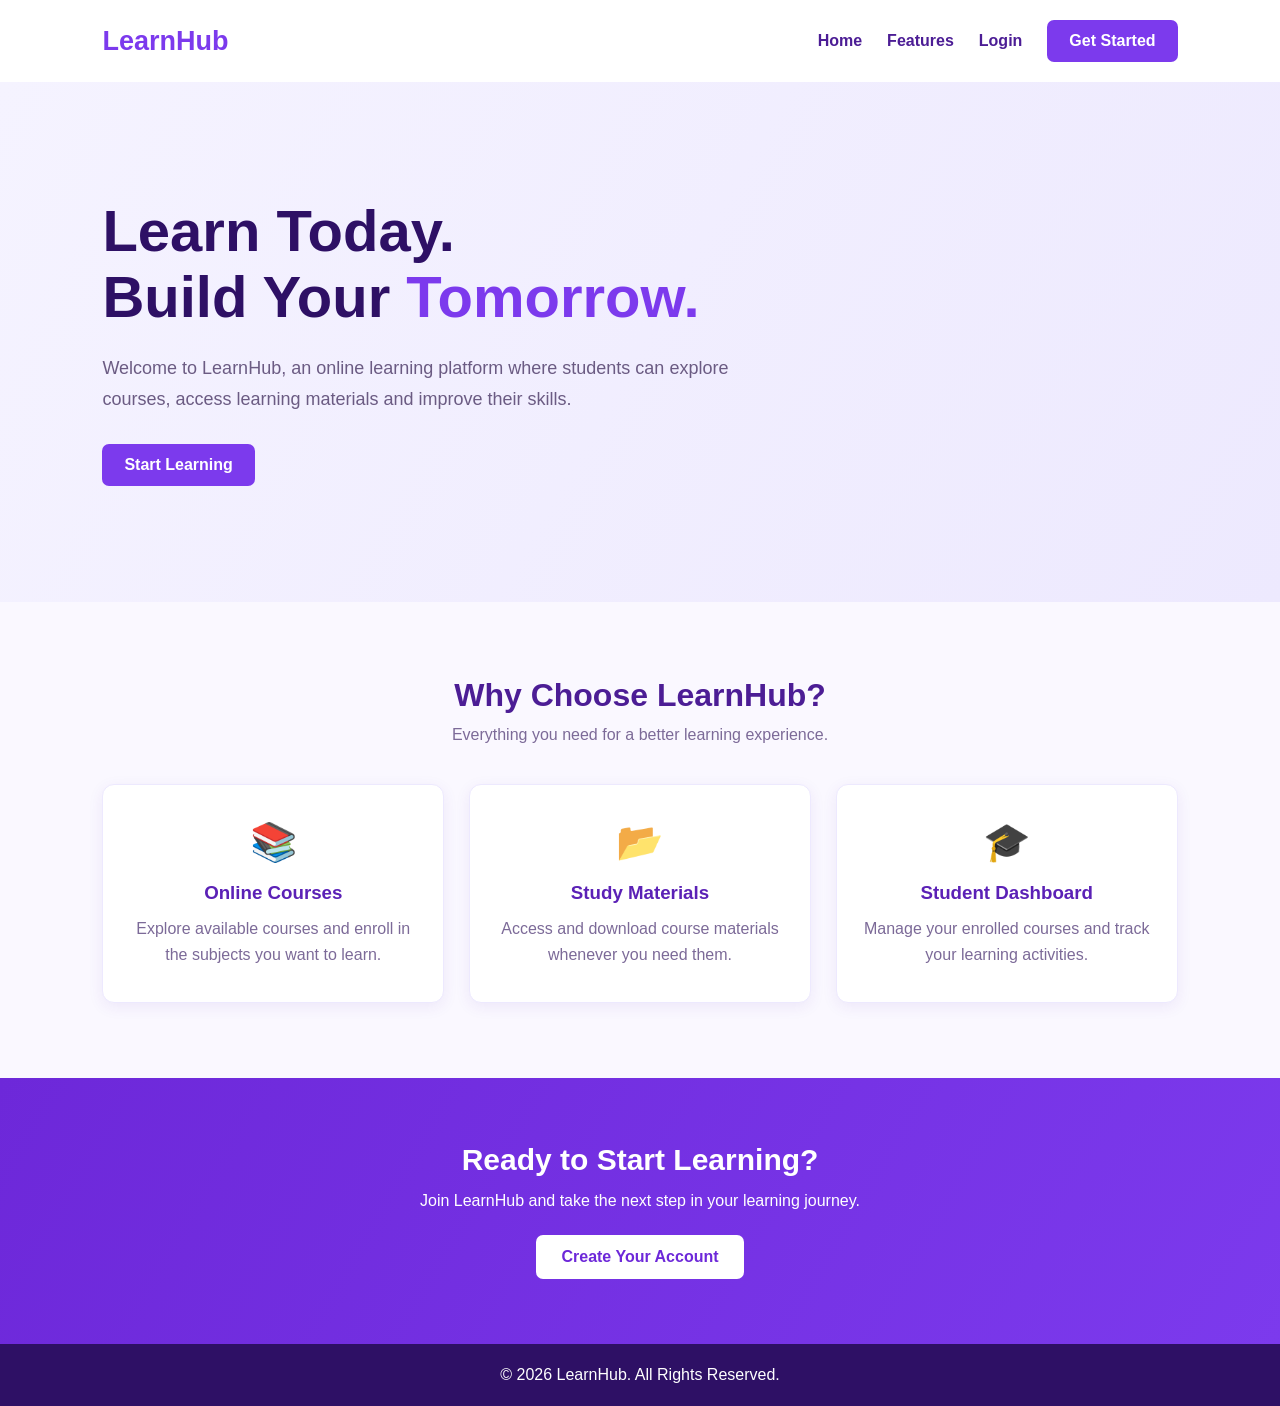
<file: LearnHub-Frontend/index.html>
<!DOCTYPE html>
<html lang="en">
<head>
    <meta charset="UTF-8">
    <meta name="viewport" content="width=device-width, initial-scale=1.0">
    <title>LearnHub - Online Learning Platform</title>

    <style>
        * {
            margin: 0;
            padding: 0;
            box-sizing: border-box;
        }

        body {
            font-family: Arial, sans-serif;
            color: #2e1065;
            background: #faf8ff;
        }

        nav {
            display: flex;
            justify-content: space-between;
            align-items: center;
            padding: 20px 8%;
            background: white;
            box-shadow: 0 2px 10px rgba(0,0,0,0.06);
        }

        .logo {
            font-size: 27px;
            font-weight: bold;
            color: #7c3aed;
        }

        .nav-links {
            display: flex;
            gap: 25px;
            align-items: center;
        }

        a {
            text-decoration: none;
            color: #4c1d95;
            font-weight: 600;
        }

        .nav-btn, .primary-btn {
            background: #7c3aed;
            color: white;
            padding: 12px 22px;
            border-radius: 7px;
            display: inline-block;
            transition: 0.3s;
        }

        .nav-btn:hover, .primary-btn:hover {
            background: #5b21b6;
            transform: translateY(-2px);
        }

        .hero {
            min-height: 520px;
            padding: 100px 8%;
            display: flex;
            align-items: center;
            background: linear-gradient(120deg, #f5f3ff, #ede9fe);
        }

        .hero-content {
            max-width: 650px;
        }

        .hero h1 {
            font-size: clamp(36px, 5vw, 58px);
            line-height: 1.15;
            margin-bottom: 22px;
        }

        .hero h1 span {
            color: #7c3aed;
        }

        .hero p {
            font-size: 18px;
            line-height: 1.7;
            color: #6b5b83;
            margin-bottom: 30px;
        }

        .features {
            padding: 75px 8%;
            text-align: center;
        }

        .features h2 {
            font-size: 32px;
            margin-bottom: 12px;
            color: #4c1d95;
        }

        .subtitle {
            color: #7c6a98;
            margin-bottom: 40px;
        }

        .feature-grid {
            display: grid;
            grid-template-columns: repeat(3, 1fr);
            gap: 25px;
        }

        .feature-card {
            background: white;
            padding: 35px 25px;
            border-radius: 12px;
            box-shadow: 0 4px 15px rgba(91,33,182,0.08);
            transition: 0.3s;
            border: 1px solid #ede9fe;
        }

        .feature-card:hover {
            transform: translateY(-6px);
            box-shadow: 0 8px 22px rgba(91,33,182,0.15);
        }

        .feature-card .icon {
            font-size: 38px;
            margin-bottom: 18px;
        }

        .feature-card h3 {
            margin-bottom: 12px;
            color: #5b21b6;
        }

        .feature-card p {
            color: #7c6a98;
            line-height: 1.6;
        }

        .cta {
            background: linear-gradient(120deg, #6d28d9, #7c3aed);
            color: white;
            text-align: center;
            padding: 65px 20px;
        }

        .cta h2 {
            font-size: 30px;
            margin-bottom: 15px;
        }

        .cta p {
            margin-bottom: 25px;
        }

        .cta a {
            background: white;
            color: #6d28d9;
            padding: 13px 25px;
            border-radius: 7px;
            display: inline-block;
            transition: 0.3s;
        }

        .cta a:hover {
            background: #f3e8ff;
            transform: translateY(-2px);
        }

        footer {
            text-align: center;
            padding: 22px;
            background: #2e1065;
            color: white;
        }

        @media (max-width: 768px) {
            nav {
                padding: 18px 5%;
            }

            .nav-links {
                gap: 12px;
            }

            .feature-grid {
                grid-template-columns: 1fr;
            }

            .hero {
                padding: 75px 6%;
            }

            .features {
                padding: 55px 6%;
            }
        }

        @media (max-width: 480px) {
            nav {
                flex-direction: column;
                gap: 15px;
            }

            .nav-links {
                flex-wrap: wrap;
                justify-content: center;
            }
        }
    </style>
</head>

<body>

    <nav>
        <div class="logo">LearnHub</div>

        <div class="nav-links">
            <a href="#home">Home</a>
            <a href="#features">Features</a>
            <a href="login.html">Login</a>
            <a href="register.html" class="nav-btn">Get Started</a>
        </div>
    </nav>

    <section class="hero" id="home">
        <div class="hero-content">
            <h1>Learn Today.<br>Build Your <span>Tomorrow.</span></h1>

            <p>
                Welcome to LearnHub, an online learning platform
                where students can explore courses, access learning
                materials and improve their skills.
            </p>

            <a href="register.html" class="primary-btn">
                Start Learning
            </a>
        </div>
    </section>

    <section class="features" id="features">
        <h2>Why Choose LearnHub?</h2>
        <p class="subtitle">
            Everything you need for a better learning experience.
        </p>

        <div class="feature-grid">

            <div class="feature-card">
                <div class="icon">📚</div>
                <h3>Online Courses</h3>
                <p>
                    Explore available courses and enroll in the
                    subjects you want to learn.
                </p>
            </div>

            <div class="feature-card">
                <div class="icon">📂</div>
                <h3>Study Materials</h3>
                <p>
                    Access and download course materials whenever
                    you need them.
                </p>
            </div>

            <div class="feature-card">
                <div class="icon">🎓</div>
                <h3>Student Dashboard</h3>
                <p>
                    Manage your enrolled courses and track your
                    learning activities.
                </p>
            </div>

        </div>
    </section>

    <section class="cta">
        <h2>Ready to Start Learning?</h2>
        <p>
            Join LearnHub and take the next step in your learning journey.
        </p>
        <a href="register.html">Create Your Account</a>
    </section>

    <footer>
        <p>&copy; 2026 LearnHub. All Rights Reserved.</p>
    </footer>

</body>
</html>
</file>
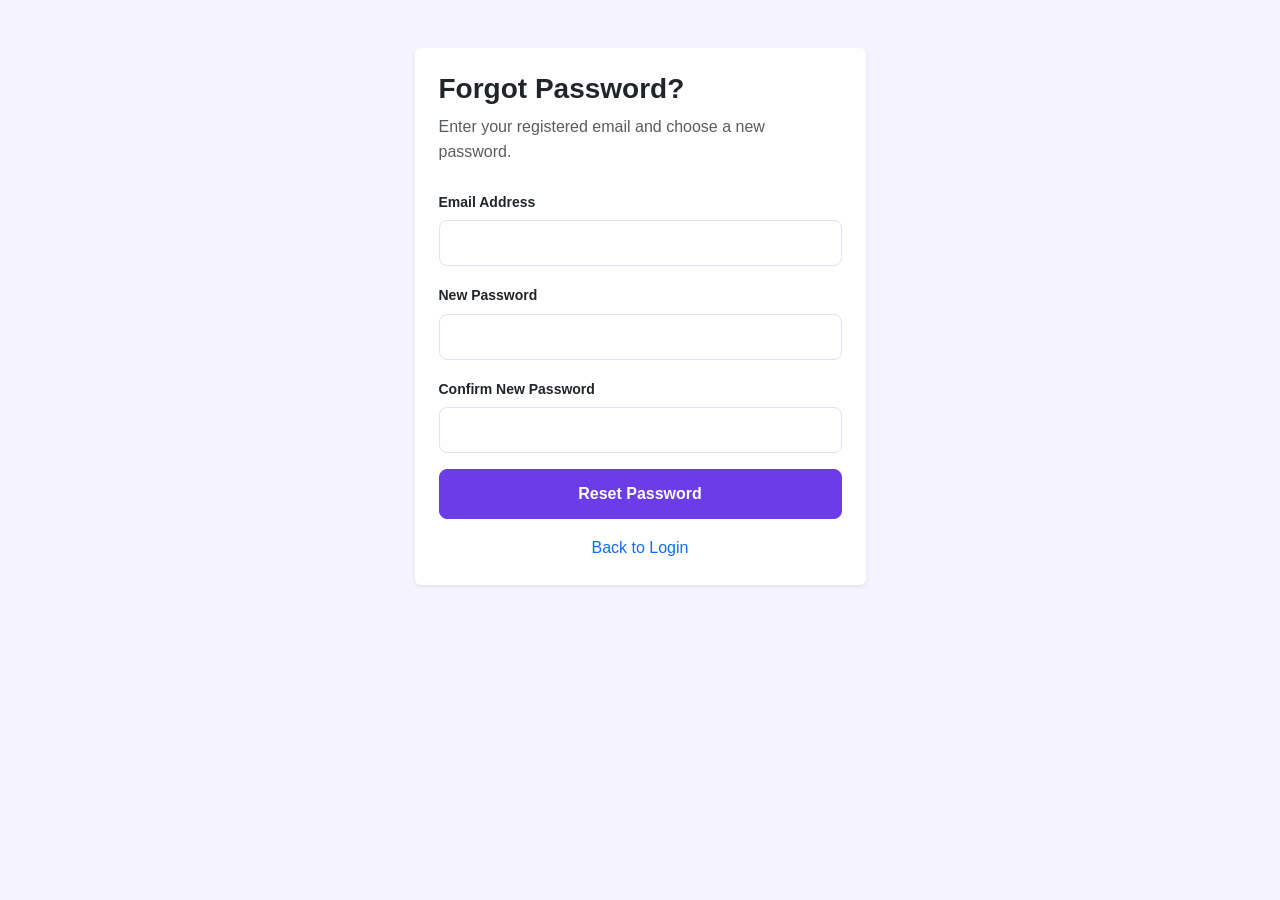
<file: LearnHub-Frontend/forgot-password.html>
<!DOCTYPE html>
<html lang="en">
<head>
    <meta charset="UTF-8">
    <meta name="viewport" content="width=device-width, initial-scale=1.0">
    <title>Forgot Password | LearnHub</title>

    <link href="https://cdn.jsdelivr.net/npm/bootstrap@5.3.3/dist/css/bootstrap.min.css" rel="stylesheet">
    <link rel="stylesheet" href="assets/css/style.css">
</head>
<body>

<div class="container py-5">
    <div class="row justify-content-center">
        <div class="col-md-6 col-lg-5">

            <div class="card shadow-sm border-0">
                <div class="card-body p-4">

                    <h3 class="fw-bold mb-2">Forgot Password?</h3>
                    <p class="text-muted mb-4">
                        Enter your registered email and choose a new password.
                    </p>

                    <form id="forgotPasswordForm">

                        <div class="mb-3">
                            <label class="form-label">Email Address</label>
                            <input type="email" id="resetEmail"
                                class="form-control" required>
                        </div>

                        <div class="mb-3">
                            <label class="form-label">New Password</label>
                            <input type="password" id="resetPassword"
                                class="form-control" minlength="8" required>
                        </div>

                        <div class="mb-3">
                            <label class="form-label">Confirm New Password</label>
                            <input type="password" id="confirmResetPassword"
                                class="form-control" minlength="8" required>
                        </div>

                        <button type="submit" class="btn btn-primary w-100">
                            Reset Password
                        </button>

                    </form>

                    <div id="resetMessage" class="mt-3"></div>

                    <div class="text-center mt-3">
                        <a href="login.html">Back to Login</a>
                    </div>

                </div>
            </div>

        </div>
    </div>
</div>

<script src="assets/js/script.js"></script>

</body>
</html>
</file>
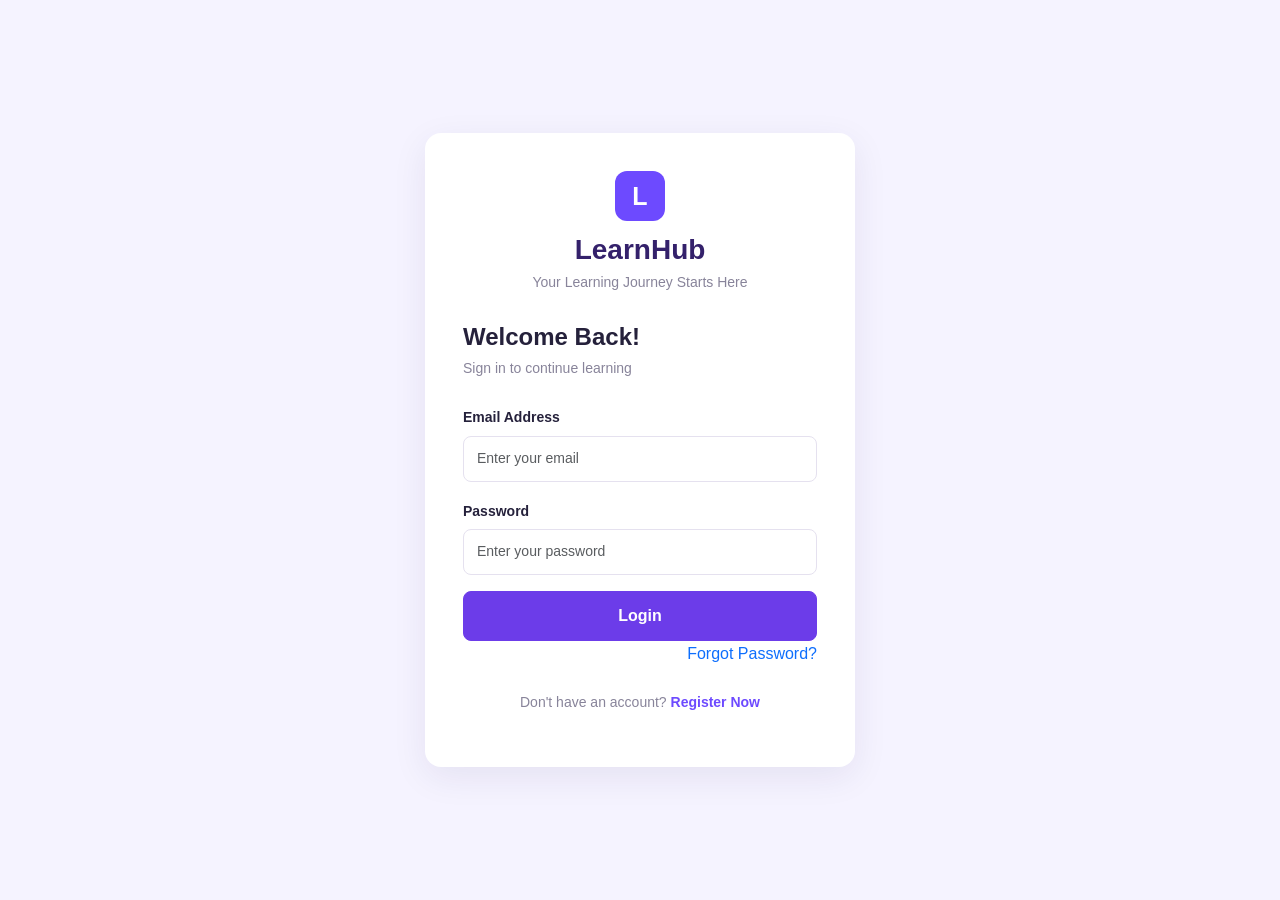
<file: LearnHub-Frontend/login.html>
<!DOCTYPE html>
<html lang="en">

<head>
    <meta charset="UTF-8">
    <meta name="viewport" content="width=device-width, initial-scale=1.0">
    <title>Login | LearnHub</title>

    <link href="https://cdn.jsdelivr.net/npm/bootstrap@5.3.3/dist/css/bootstrap.min.css" rel="stylesheet">
    <link rel="stylesheet" href="assets/css/style.css">
</head>

<body>

    <div class="auth-container">
        <div class="auth-card">

            <div class="brand">
                <div class="brand-icon">L</div>
                <h3>LearnHub</h3>
                <p>Your Learning Journey Starts Here</p>
            </div>

            <h4>Welcome Back!</h4>
            <p class="subtitle">Sign in to continue learning</p>

            <form id="loginForm">

                <div class="mb-3">
                    <label class="form-label">Email Address</label>
                    <input type="email" class="form-control" id="loginEmail" placeholder="Enter your email" required>
                </div>

                <div class="mb-3">
                    <label class="form-label">Password</label>
                    <input type="password" class="form-control" id="loginPassword" placeholder="Enter your password"
                        required>
                </div>

                <div id="loginMessage" class="message"></div>

                <button type="submit" class="btn btn-primary w-100">
                    Login
                </button>

            </form>
            <div class="text-end mb-3">
                <a href="forgot-password.html" class="text-decoration-none">
                    Forgot Password?
                </a>
            </div>

            <p class="auth-footer">
                Don't have an account?
                <a href="register.html">Register Now</a>
            </p>

        </div>
    </div>

    <script src="assets/js/script.js"></script>
</body>

</html>
</file>
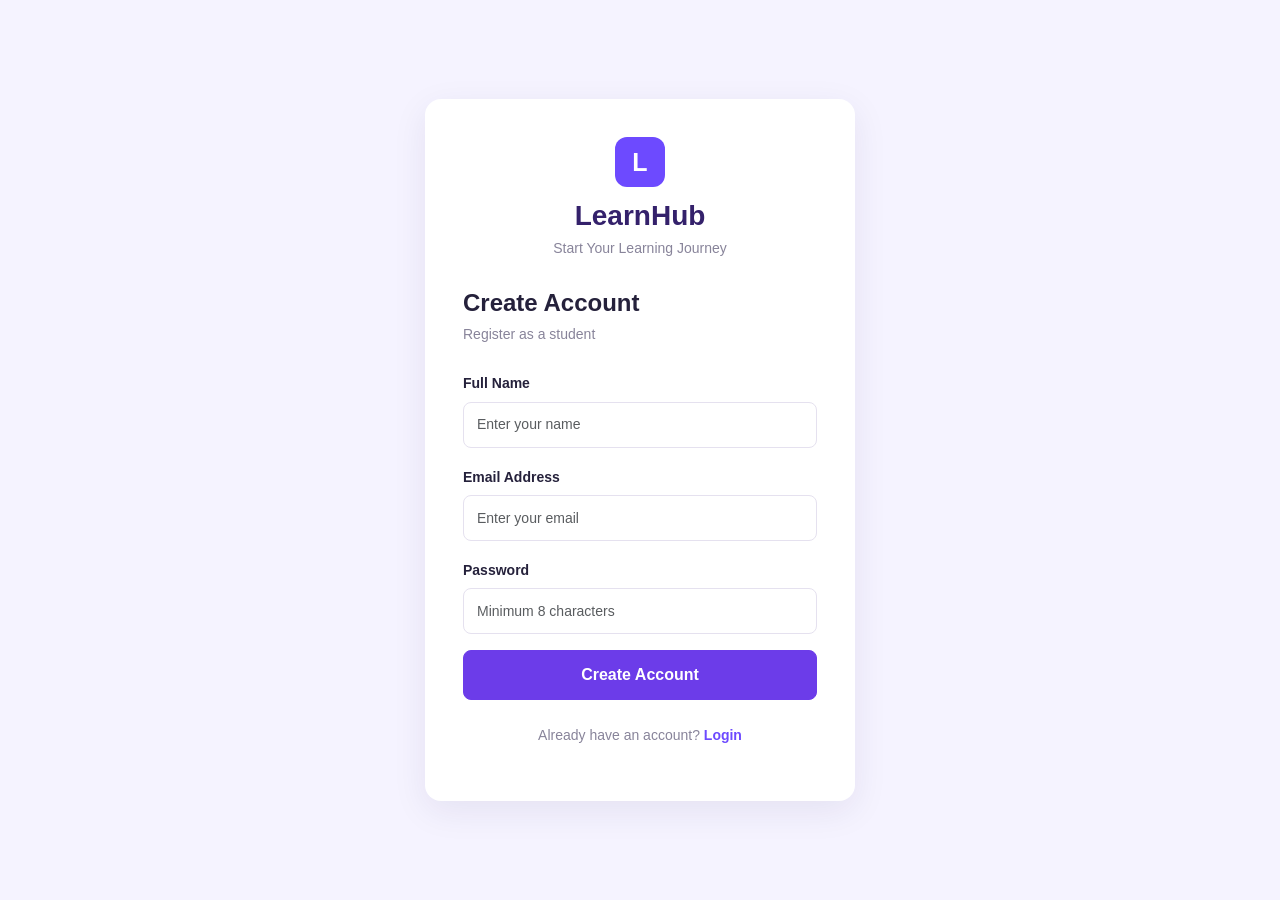
<file: LearnHub-Frontend/register.html>
<!DOCTYPE html>
<html lang="en">
<head>
    <meta charset="UTF-8">
    <meta name="viewport" content="width=device-width, initial-scale=1.0">
    <title>Register | LearnHub</title>

    <link href="https://cdn.jsdelivr.net/npm/bootstrap@5.3.3/dist/css/bootstrap.min.css" rel="stylesheet">
    <link rel="stylesheet" href="assets/css/style.css">
</head>
<body>

<div class="auth-container">
    <div class="auth-card">

        <div class="brand">
            <div class="brand-icon">L</div>
            <h3>LearnHub</h3>
            <p>Start Your Learning Journey</p>
        </div>

        <h4>Create Account</h4>
        <p class="subtitle">Register as a student</p>

        <form id="registerForm">

            <div class="mb-3">
                <label class="form-label">Full Name</label>
                <input type="text" class="form-control"
                       id="registerName" placeholder="Enter your name"
                       required>
            </div>

            <div class="mb-3">
                <label class="form-label">Email Address</label>
                <input type="email" class="form-control"
                       id="registerEmail" placeholder="Enter your email"
                       required>
            </div>

            <div class="mb-3">
                <label class="form-label">Password</label>
                <input type="password" class="form-control"
                       id="registerPassword" placeholder="Minimum 8 characters"
                       minlength="8" required>
            </div>

            <div id="registerMessage" class="message"></div>

            <button type="submit" class="btn btn-primary w-100">
                Create Account
            </button>

        </form>

        <p class="auth-footer">
            Already have an account?
            <a href="login.html">Login</a>
        </p>

    </div>
</div>

<script src="assets/js/script.js"></script>
</body>
</html>
</file>
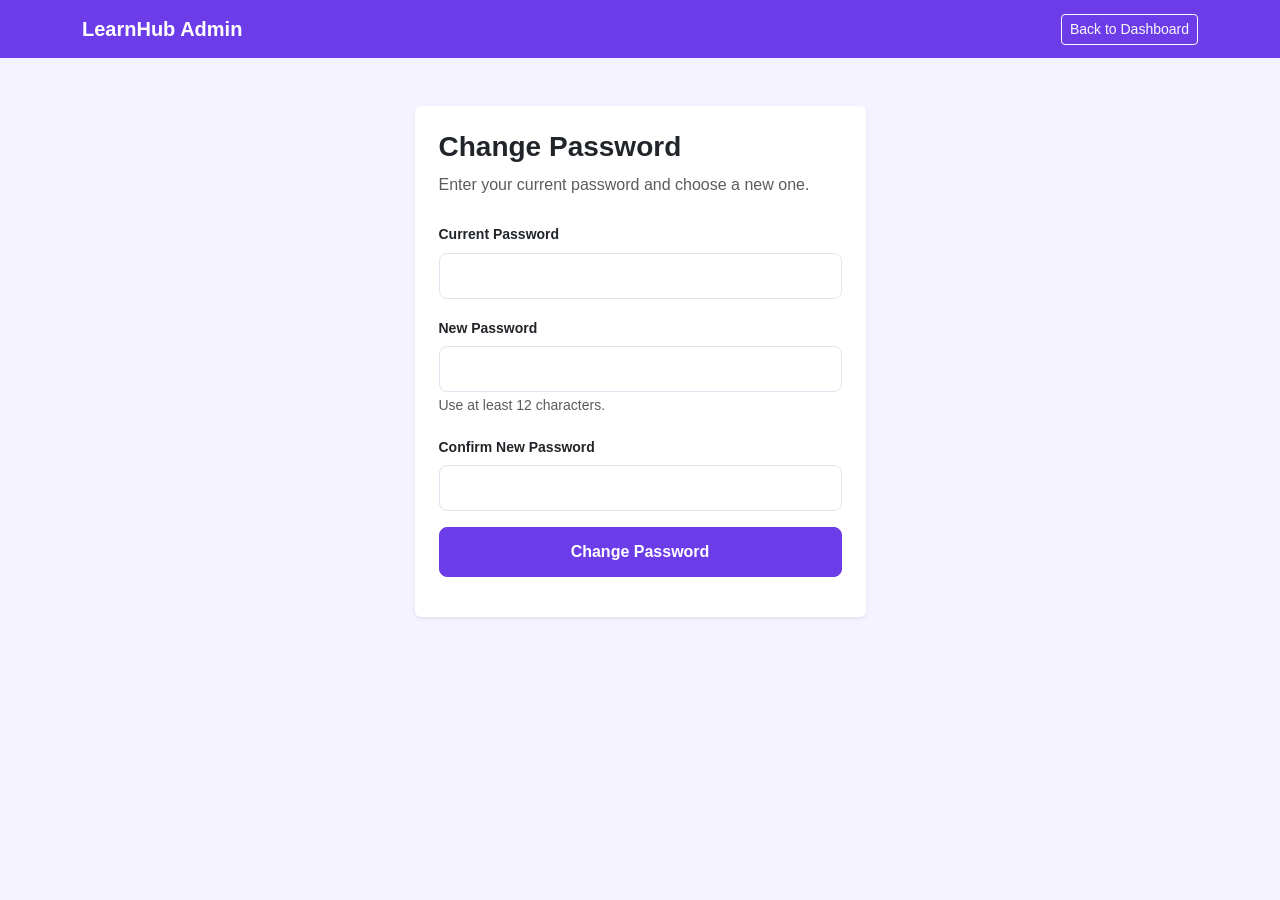
<file: LearnHub-Frontend/admin/change-password.html>
<!DOCTYPE html>
<html lang="en">
<head>
    <meta charset="UTF-8">
    <meta name="viewport" content="width=device-width, initial-scale=1.0">
    <title>Change Password | LearnHub</title>

    <link href="https://cdn.jsdelivr.net/npm/bootstrap@5.3.3/dist/css/bootstrap.min.css" rel="stylesheet">
    <link rel="stylesheet" href="../assets/css/style.css">
</head>
<body>

<nav class="navbar navbar-dark" style="background-color: #6c3ce9;">
    <div class="container">
        <a class="navbar-brand fw-bold" href="dashboard.html">
            LearnHub Admin
        </a>
        <a href="dashboard.html" class="btn btn-outline-light btn-sm">
            Back to Dashboard
        </a>
    </div>
</nav>

<div class="container py-5">
    <div class="row justify-content-center">
        <div class="col-md-7 col-lg-5">

            <div class="card shadow-sm border-0">
                <div class="card-body p-4">

                    <h3 class="fw-bold mb-2">Change Password</h3>
                    <p class="text-muted mb-4">
                        Enter your current password and choose a new one.
                    </p>

                    <form id="changePasswordForm">

                        <div class="mb-3">
                            <label class="form-label">Current Password</label>
                            <input
                                type="password"
                                id="currentPassword"
                                class="form-control"
                                required
                                autocomplete="current-password">
                        </div>

                        <div class="mb-3">
                            <label class="form-label">New Password</label>
                            <input
                                type="password"
                                id="newPassword"
                                class="form-control"
                                minlength="12"
                                required
                                autocomplete="new-password">
                            <small class="text-muted">
                                Use at least 12 characters.
                            </small>
                        </div>

                        <div class="mb-3">
                            <label class="form-label">Confirm New Password</label>
                            <input
                                type="password"
                                id="confirmPassword"
                                class="form-control"
                                minlength="12"
                                required
                                autocomplete="new-password">
                        </div>

                        <button type="submit" class="btn btn-primary w-100" id="changePasswordBtn">
                            Change Password
                        </button>

                    </form>

                    <div id="passwordMessage" class="mt-3"></div>

                </div>
            </div>

        </div>
    </div>
</div>

<script src="../assets/js/script.js"></script>

</body>
</html>
</file>
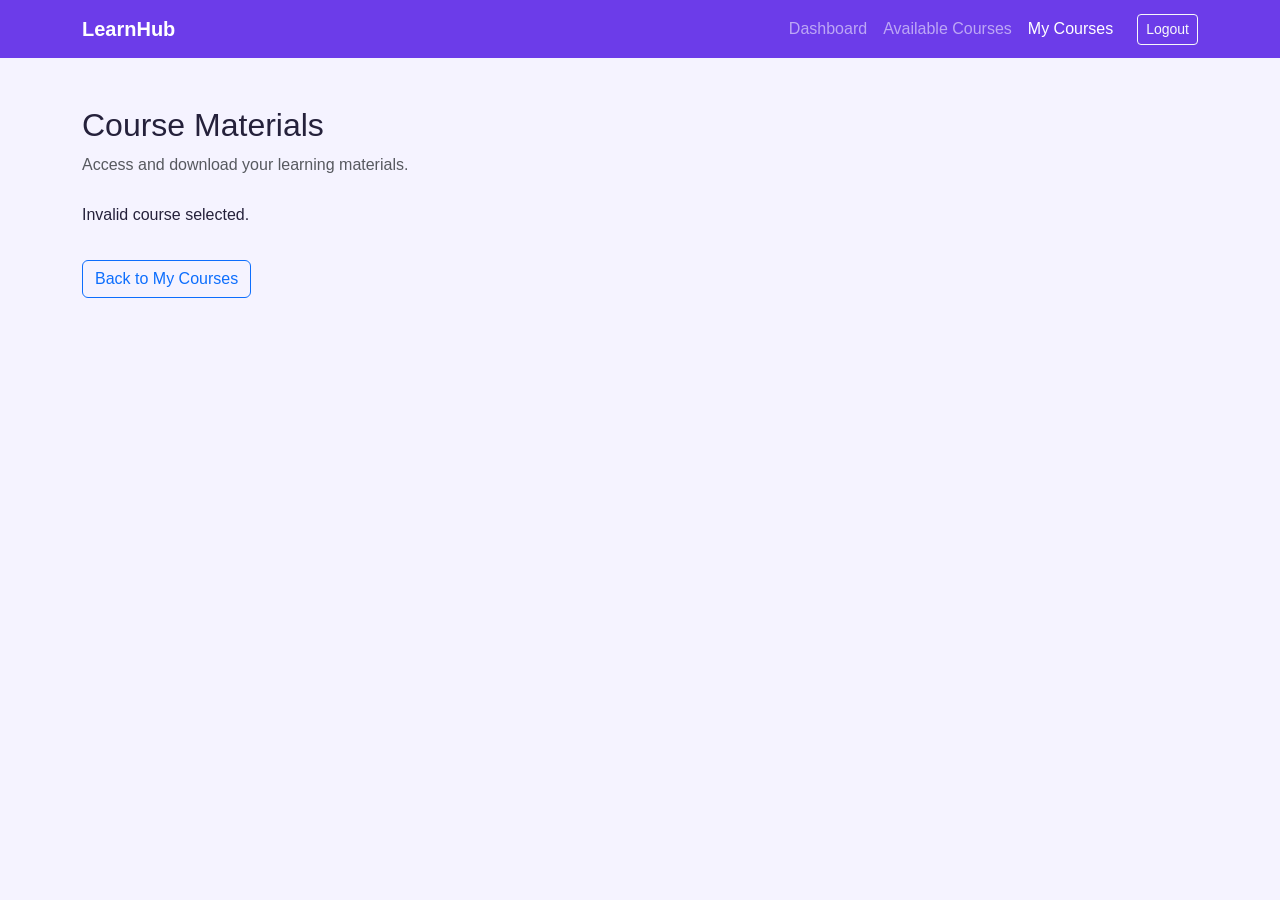
<file: LearnHub-Frontend/student/materials.html>
<!DOCTYPE html>
<html lang="en">
<head>
    <meta charset="UTF-8">
    <meta name="viewport" content="width=device-width, initial-scale=1.0">
    <title>Course Materials | LearnHub</title>

    <link href="https://cdn.jsdelivr.net/npm/bootstrap@5.3.3/dist/css/bootstrap.min.css" rel="stylesheet">
    <link rel="stylesheet" href="../assets/css/style.css">
</head>
<body>

<nav class="navbar navbar-expand-lg navbar-dark" style="background-color: #6c3ce9;">
    <div class="container">
        <a class="navbar-brand fw-bold" href="dashboard.html">LearnHub</a>

        <button class="navbar-toggler" type="button"
                data-bs-toggle="collapse" data-bs-target="#studentNavbar">
            <span class="navbar-toggler-icon"></span>
        </button>

        <div class="collapse navbar-collapse" id="studentNavbar">
            <ul class="navbar-nav ms-auto align-items-lg-center">
                <li class="nav-item">
                    <a class="nav-link" href="dashboard.html">Dashboard</a>
                </li>
                <li class="nav-item">
                    <a class="nav-link" href="courses.html">Available Courses</a>
                </li>
                <li class="nav-item">
                    <a class="nav-link active" href="my-courses.html">My Courses</a>
                </li>
                <li class="nav-item ms-lg-3">
                    <button class="btn btn-outline-light btn-sm" id="logoutBtn">
                        Logout
                    </button>
                </li>
            </ul>
        </div>
    </div>
</nav>

<main class="container py-5">

    <div class="mb-4">
        <h2>Course Materials</h2>
        <p class="text-muted">
            Access and download your learning materials.
        </p>
    </div>

    <div id="materialCourseTitle" class="mb-4"></div>

    <div id="studentMaterialsContainer">
        <p class="text-muted">Loading materials...</p>
    </div>

    <div id="studentMaterialsMessage" class="mt-3"></div>

    <a href="my-courses.html" class="btn btn-outline-primary mt-3">
        Back to My Courses
    </a>

</main>

<script src="https://cdn.jsdelivr.net/npm/bootstrap@5.3.3/dist/js/bootstrap.bundle.min.js"></script>
<script src="../assets/js/script.js"></script>

</body>
</html>
</file>
<file: LearnHub-Frontend/assets/css/style.css>
/* =====================================
   LEARNHUB - GLOBAL STYLES
===================================== */

:root {
    --primary: #6d4aff;
    --primary-dark: #5635db;
    --primary-light: #f0ebff;

    --background: #f5f3ff;
    --surface: #ffffff;

    --text: #25213b;
    --muted: #88849a;
    --border: #e5e1ef;

    --success: #198754;
    --danger: #dc3545;

    --radius: 12px;
    --shadow: 0 10px 35px rgba(42, 29, 83, 0.08);
}

/* RESET */

* {
    margin: 0;
    padding: 0;
    box-sizing: border-box;
}

html {
    scroll-behavior: smooth;
}

body {
    font-family: 'Segoe UI', Arial, sans-serif;
    background: var(--background);
    color: var(--text);
    min-height: 100vh;
    line-height: 1.6;
}

img {
    max-width: 100%;
    height: auto;
}

a {
    text-decoration: none;
}

/* =====================================
   AUTHENTICATION PAGES
===================================== */

.auth-container {
    min-height: 100vh;
    min-height: 100svh;

    display: flex;
    justify-content: center;
    align-items: center;

    padding: 24px;
}

.auth-card {
    width: 100%;
    max-width: 430px;

    background: var(--surface);

    padding: 38px;

    border-radius: 16px;
    box-shadow: var(--shadow);
}

/* BRAND */

.brand {
    text-align: center;
    margin-bottom: 30px;
}

.brand-icon {
    width: 50px;
    height: 50px;

    background: var(--primary);
    color: white;

    font-size: 25px;
    font-weight: 700;

    border-radius: 12px;

    display: flex;
    justify-content: center;
    align-items: center;

    margin: 0 auto 12px;
}

.brand h3 {
    font-weight: 700;
    color: #34216b;
    margin-bottom: 4px;
}

.brand p {
    color: var(--muted);
    font-size: 14px;
}

/* FORM HEADINGS */

.auth-card h4 {
    font-weight: 700;
    margin-bottom: 5px;
}

.subtitle {
    color: var(--muted);
    font-size: 14px;
    margin-bottom: 25px;
}

/* INPUT FIELDS */

.form-label {
    font-size: 14px;
    font-weight: 600;
    margin-bottom: 7px;
}

.form-control {
    width: 100%;
    min-height: 46px;

    padding: 11px 13px;

    border: 1px solid var(--border);
    border-radius: 8px;

    font-size: 14px;
    transition: 0.2s ease;
}

.form-control:focus {
    border-color: var(--primary);

    box-shadow: 0 0 0 3px
        rgba(109, 74, 255, 0.12);
}

/* BUTTONS */

.btn-primary {
    width: 100%;

    background: var(--primary);
    border: 1px solid var(--primary);

    padding: 12px;

    border-radius: 8px;

    color: white;
    font-weight: 600;

    transition: 0.2s ease;
}

.btn-primary:hover {
    background: var(--primary-dark);
    border-color: var(--primary-dark);
}

.btn-primary:focus-visible,
a:focus-visible,
.form-control:focus-visible {
    outline: 3px solid rgba(109, 74, 255, 0.3);
    outline-offset: 2px;
}

/* MESSAGES */

.message {
    font-size: 14px;
    margin-bottom: 12px;
    overflow-wrap: anywhere;
}

/* FOOTER */

.auth-footer {
    text-align: center;

    margin-top: 24px;

    font-size: 14px;
    color: var(--muted);
}

.auth-footer a {
    color: var(--primary);
    font-weight: 600;
}

.auth-footer a:hover {
    color: var(--primary-dark);
}

/* =====================================
   RESPONSIVE DESIGN
===================================== */

/* TABLETS */

@media (max-width: 768px) {

    .auth-container {
        padding: 20px;
    }

    .auth-card {
        max-width: 450px;
        padding: 32px;
    }
}

/* MOBILE */

@media (max-width: 576px) {

    body {
        font-size: 14px;
    }

    .auth-container {
        padding: 16px;
        align-items: center;
    }

    .auth-card {
        padding: 25px 20px;
        border-radius: 12px;
    }

    .brand {
        margin-bottom: 24px;
    }

    .brand h3 {
        font-size: 23px;
    }

    .auth-card h4 {
        font-size: 21px;
    }

    .subtitle {
        font-size: 13px;
        margin-bottom: 20px;
    }

    .form-control {
        min-height: 45px;
        font-size: 16px;
    }

    .btn-primary {
        min-height: 46px;
    }

    .auth-footer {
        font-size: 13px;
    }
}

/* SMALL MOBILE */

@media (max-width: 360px) {

    .auth-container {
        padding: 10px;
    }

    .auth-card {
        padding: 22px 16px;
    }

    .brand-icon {
        width: 44px;
        height: 44px;
        font-size: 22px;
    }
}

/* REDUCED MOTION */

@media (prefers-reduced-motion: reduce) {

    *,
    *::before,
    *::after {
        scroll-behavior: auto !important;
        transition-duration: 0.01ms !important;
    }
}


/* ================= BUTTON THEME ================= */

.btn-primary {
    background-color: #6c3ce9;
    border-color: #6c3ce9;
    color: #ffffff;
}

.btn-primary:hover,
.btn-primary:focus {
    background-color: #572bc4;
    border-color: #572bc4;
    color: #ffffff;
}

.btn-primary:active {
    background-color: #4821a8 !important;
    border-color: #4821a8 !important;
}

.btn-primary:disabled {
    background-color: #a58ae8;
    border-color: #a58ae8;
}
</file>
